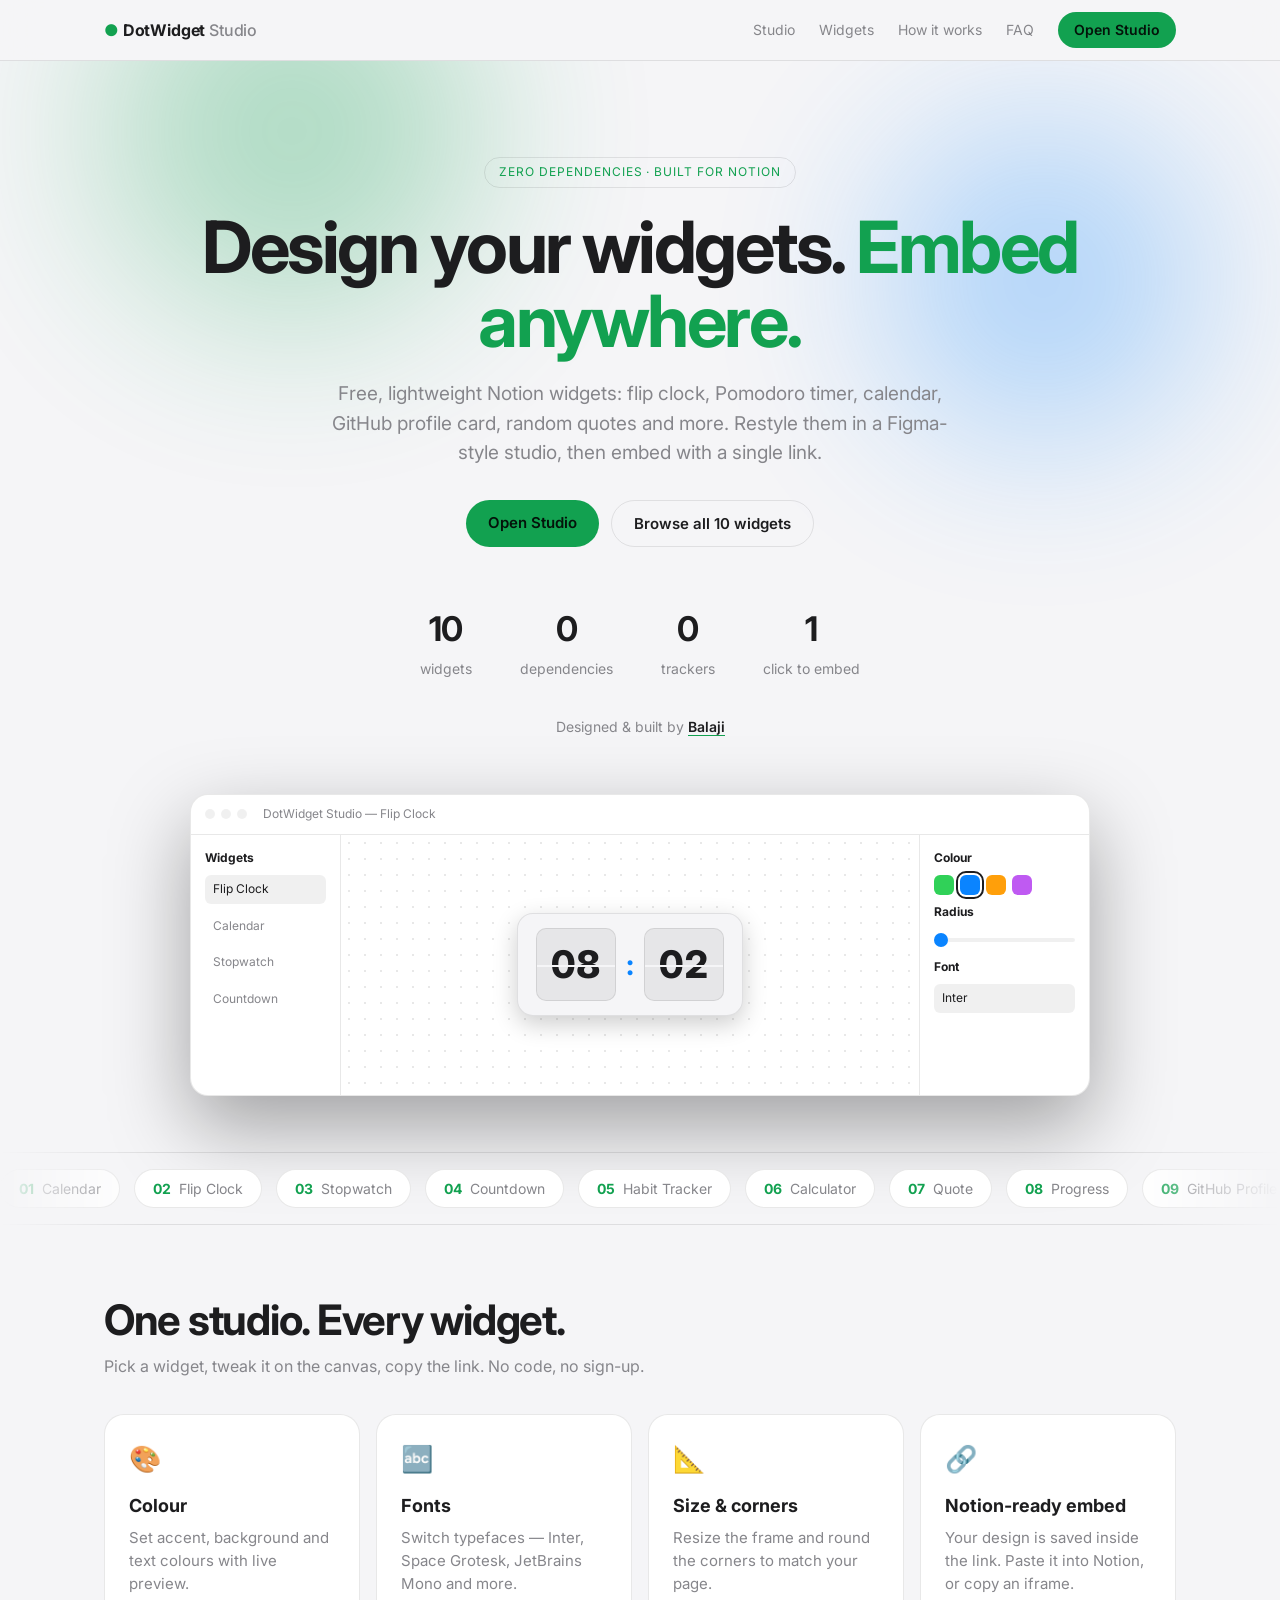
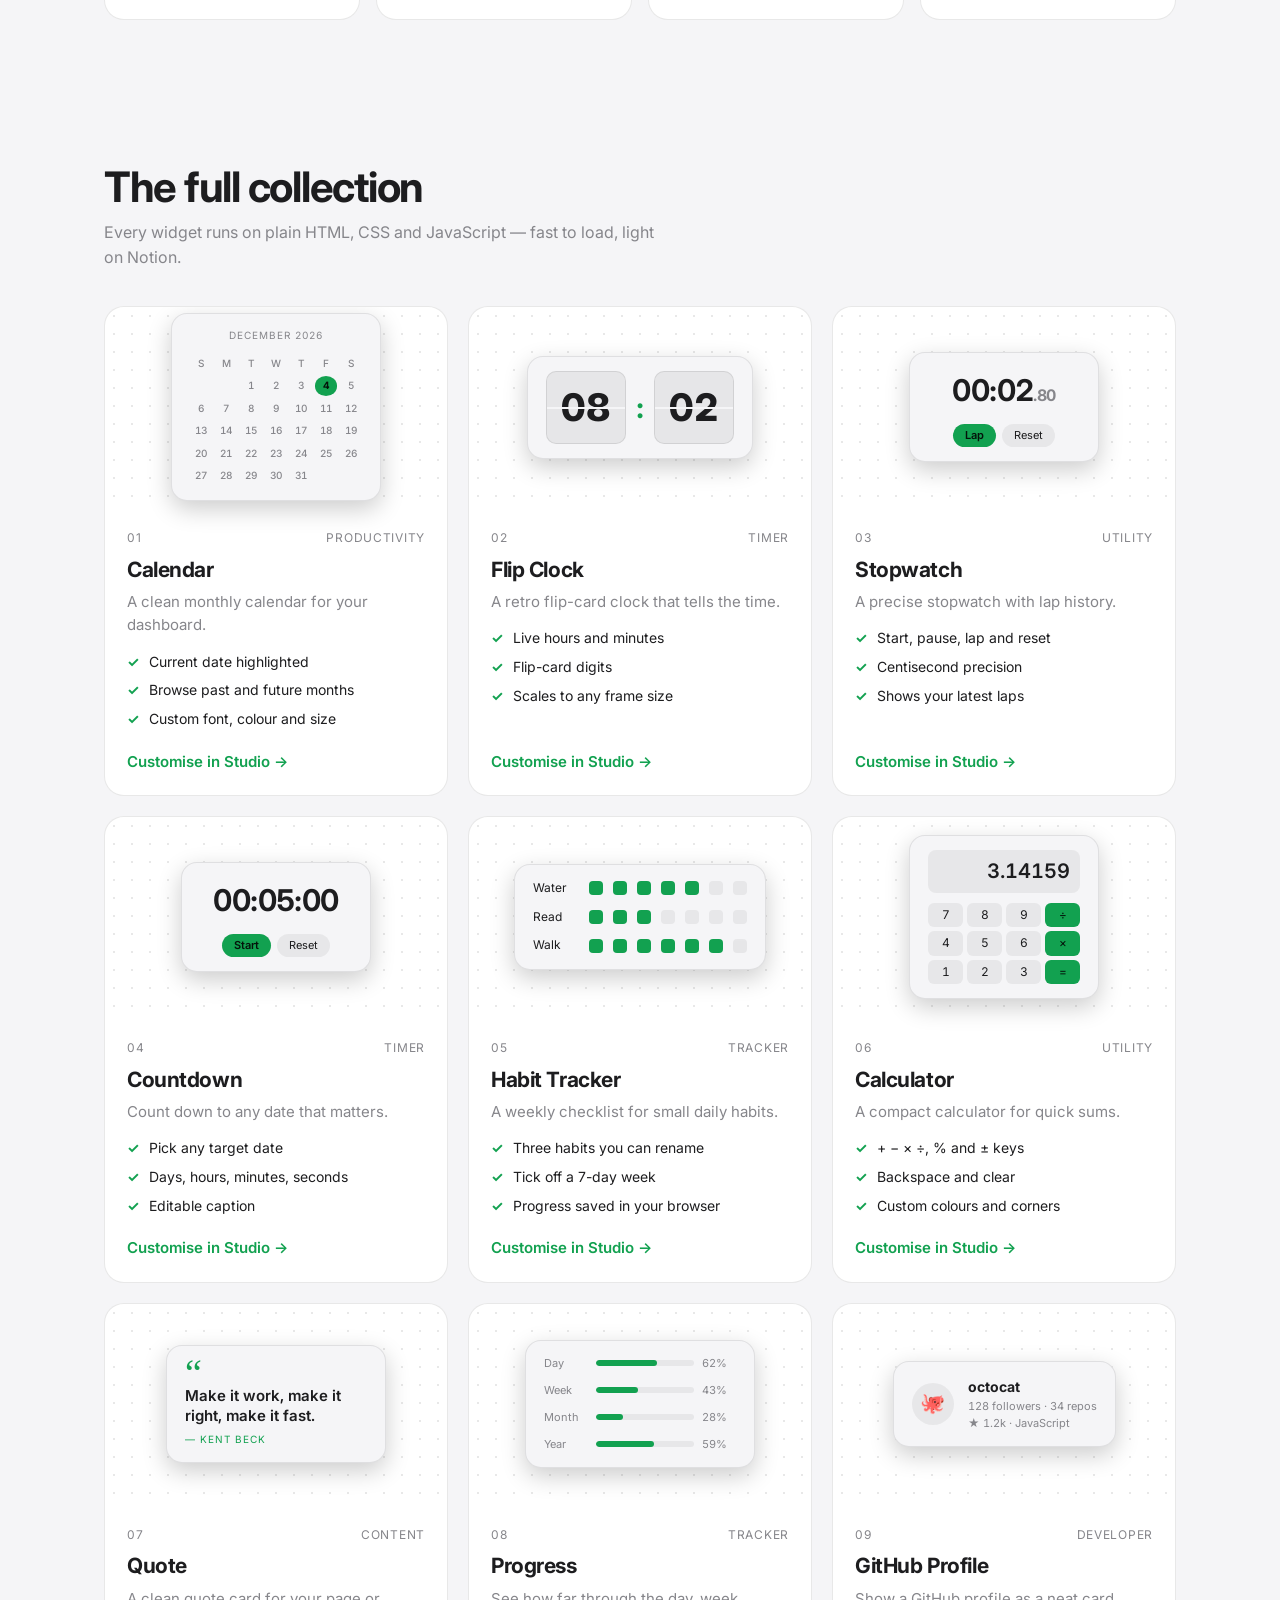
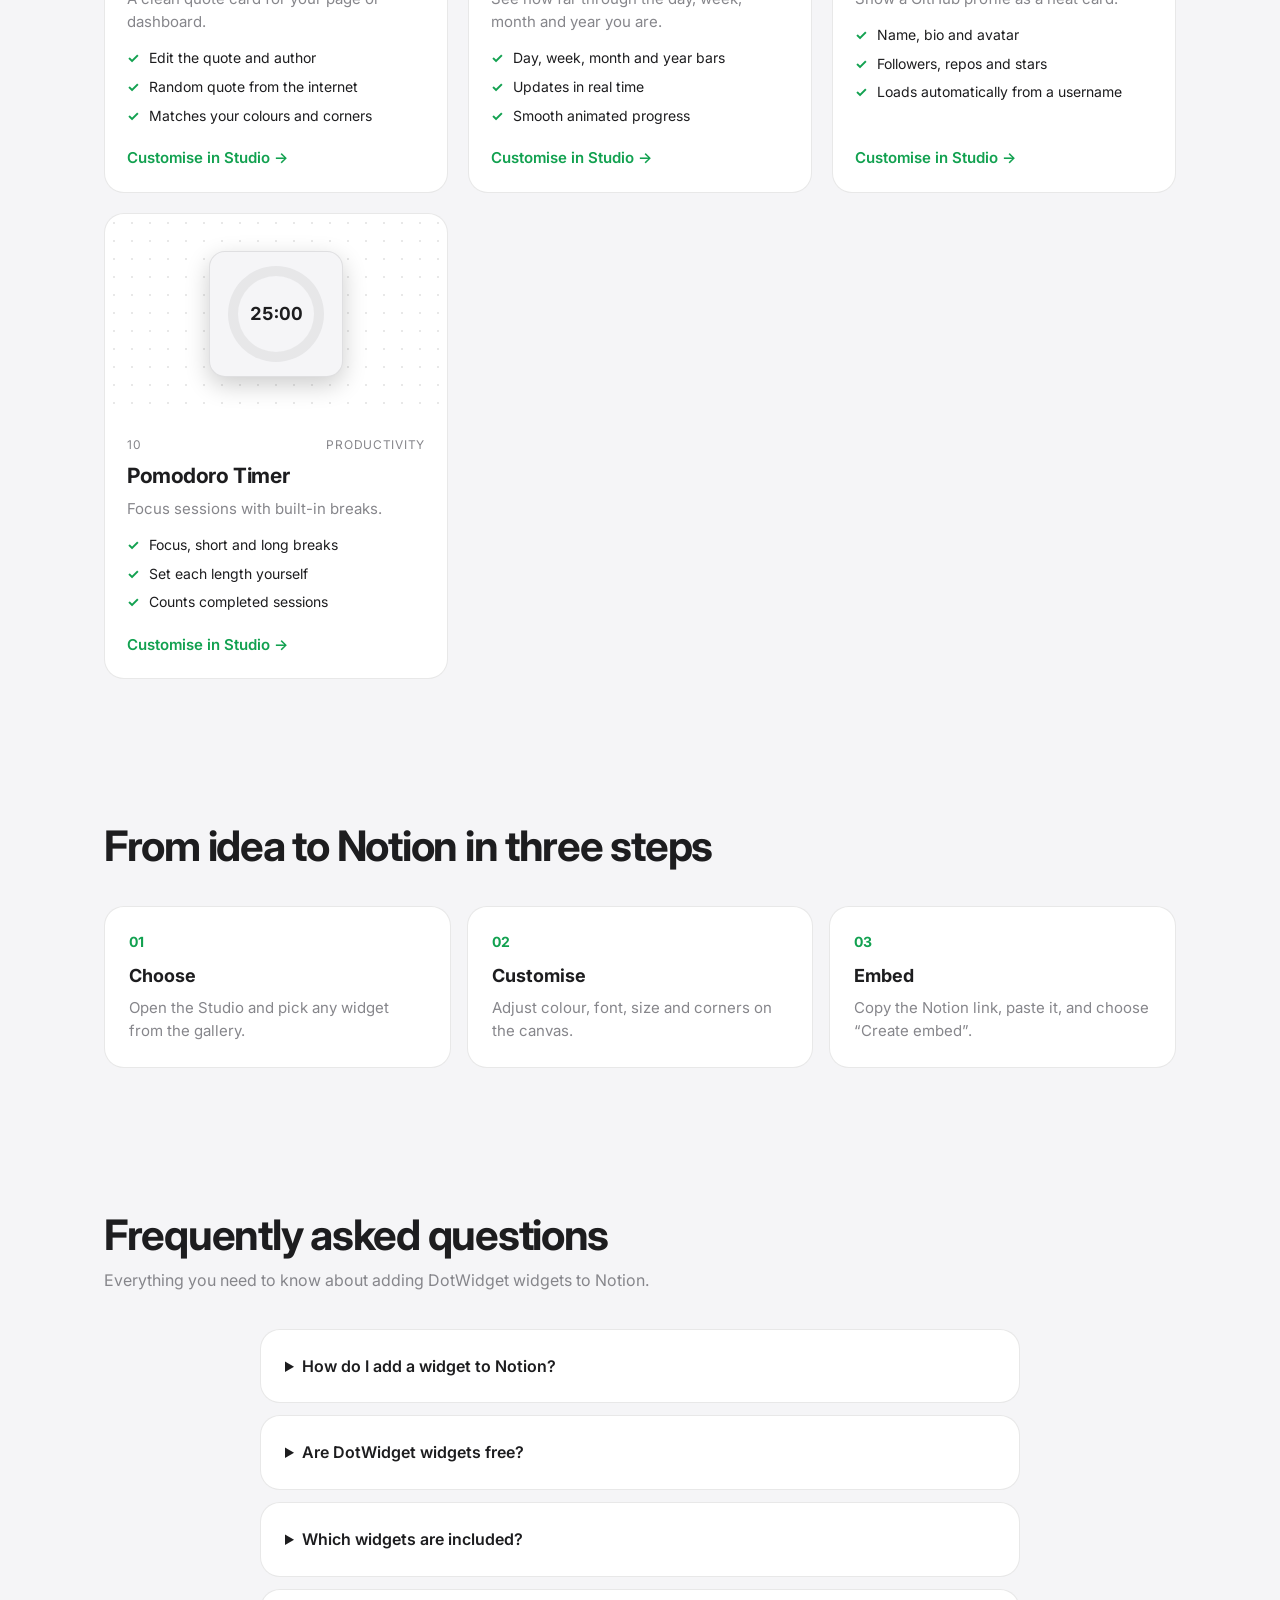
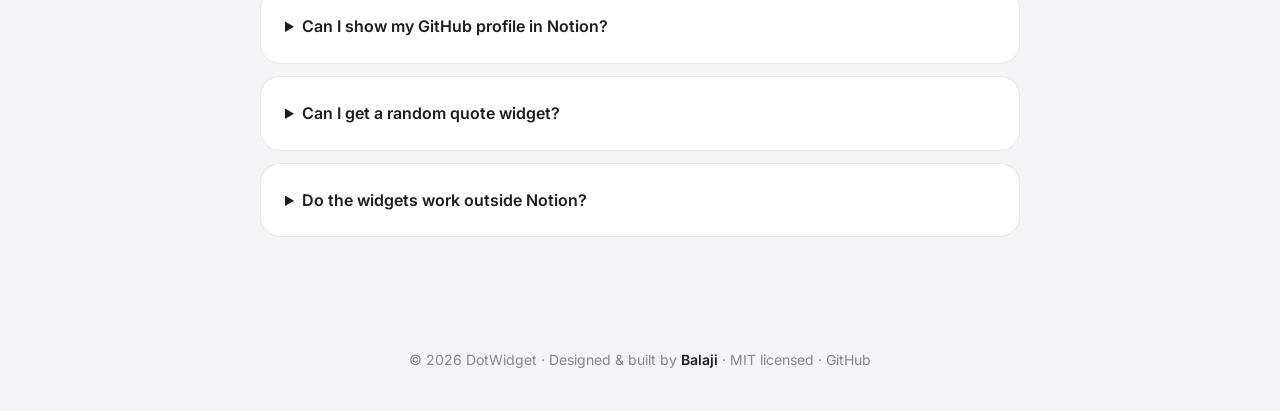
<file: index.html>
<!DOCTYPE html>
<html lang="en">
<head>
<meta charset="UTF-8">
<meta name="viewport" content="width=device-width, initial-scale=1.0">
<title>Free Notion Widgets: Clock, Pomodoro, Calendar | DotWidget</title>
<meta name="description" content="Free widget maker for Notion. Design a flip clock, Pomodoro timer, calendar, GitHub card, random quote and more, then embed it with one link. No sign-up.">
<meta name="robots" content="index,follow,max-image-preview:large,max-snippet:-1">
<link rel="canonical" href="https://YOUR-SITE.netlify.app/">
<meta name="author" content="Balaji">
<meta name="theme-color" content="#0a0a0c">
<link rel="icon" href="favicon.svg" type="image/svg+xml">
<meta property="og:type" content="website">
<meta property="og:site_name" content="DotWidget Studio">
<meta property="og:title" content="Free Notion Widgets: Clock, Pomodoro, Calendar | DotWidget">
<meta property="og:description" content="Free widget maker for Notion. Design a flip clock, Pomodoro timer, calendar, GitHub card, random quote and more, then embed it with one link. No sign-up.">
<meta property="og:url" content="https://YOUR-SITE.netlify.app/">
<meta property="og:image" content="https://YOUR-SITE.netlify.app/og-image.png">
<meta property="og:image:width" content="1200">
<meta property="og:image:height" content="630">
<meta property="og:image:alt" content="DotWidget Studio: design widgets and embed them anywhere">
<meta name="twitter:card" content="summary_large_image">
<meta name="twitter:title" content="Free Notion Widgets: Clock, Pomodoro, Calendar | DotWidget">
<meta name="twitter:description" content="Free widget maker for Notion. Design a flip clock, Pomodoro timer, calendar, GitHub card, random quote and more, then embed it with one link. No sign-up.">
<meta name="twitter:image" content="https://YOUR-SITE.netlify.app/og-image.png">
<script>if(location.search.indexOf('w=')>-1){var m=document.createElement('meta');m.name='robots';m.content='noindex,follow';document.head.appendChild(m)}</script>
<script type="application/ld+json">[{"@context": "https://schema.org", "@type": "WebApplication", "name": "DotWidget Studio", "url": "https://YOUR-SITE.netlify.app/", "description": "Free widget maker for Notion. Design a flip clock, Pomodoro timer, calendar, GitHub card, random quote and more, then embed it with one link. No sign-up.", "applicationCategory": "DesignApplication", "operatingSystem": "Any (web browser)", "browserRequirements": "Requires JavaScript", "offers": {"@type": "Offer", "price": "0", "priceCurrency": "USD"}, "author": {"@type": "Person", "name": "Balaji", "url": "https://github.com/Balajikolla-dev"}, "image": "https://YOUR-SITE.netlify.app/og-image.png", "inLanguage": "en"}, {"@context": "https://schema.org", "@type": "FAQPage", "mainEntity": [{"@type": "Question", "name": "How do I add a widget to Notion?", "acceptedAnswer": {"@type": "Answer", "text": "Open the Studio, pick a widget and style it. Click Embed, copy the link, paste it into your Notion page and choose “Create embed”. Your colours, fonts and text are saved inside the link."}}, {"@type": "Question", "name": "Are DotWidget widgets free?", "acceptedAnswer": {"@type": "Answer", "text": "Yes. Every widget is free to use, needs no account or sign-up, and the project is MIT licensed."}}, {"@type": "Question", "name": "Which widgets are included?", "acceptedAnswer": {"@type": "Answer", "text": "Calendar, flip clock, stopwatch, countdown, Pomodoro timer, habit tracker, calculator, quote card, time progress bars and a GitHub profile card."}}, {"@type": "Question", "name": "Can I show my GitHub profile in Notion?", "acceptedAnswer": {"@type": "Answer", "text": "Yes. Enter your GitHub username in the GitHub Profile widget and your name, bio, avatar, followers, repositories, stars and top language load automatically."}}, {"@type": "Question", "name": "Can I get a random quote widget?", "acceptedAnswer": {"@type": "Answer", "text": "Yes. The Quote widget has a Random quote button, and it can also show a fresh random quote every time your page loads."}}, {"@type": "Question", "name": "Do the widgets work outside Notion?", "acceptedAnswer": {"@type": "Answer", "text": "Yes. Each widget is a plain HTML, CSS and JavaScript page, so you can embed it with an iframe on any website or tool that supports embeds."}}]}]</script>
<link rel="preconnect" href="https://fonts.googleapis.com"><link rel="preconnect" href="https://fonts.gstatic.com" crossorigin>
<link rel="stylesheet" href="https://fonts.googleapis.com/css2?family=Inter:wght@400;600;800&family=Space+Grotesk:wght@400;600;700&family=JetBrains+Mono:wght@400;600;800&family=DM+Serif+Display&family=Poppins:wght@400;600;800&family=Playfair+Display:wght@400;700;800&display=swap">
<style>
:root{--bg:#0a0a0c;--p:#141418;--line:rgba(255,255,255,.1);--tx:#f5f5f7;--mut:#86868b;--ac:#30d158;--r:20px;--chip:rgba(255,255,255,.07)}
@media(prefers-color-scheme:light){:root{--bg:#f5f5f7;--p:#fff;--line:rgba(0,0,0,.09);--tx:#1d1d1f;--ac:#12a150;--chip:rgba(0,0,0,.06)}}
*{box-sizing:border-box;margin:0;padding:0}html{scroll-behavior:smooth}
body{background:var(--bg);color:var(--tx);font:16px/1.55 -apple-system,BlinkMacSystemFont,"SF Pro Display","Segoe UI",Inter,sans-serif;-webkit-font-smoothing:antialiased}
a{color:inherit;text-decoration:none}.wrap{max-width:1120px;margin:0 auto;padding:0 24px}
nav{position:sticky;top:0;z-index:10;backdrop-filter:blur(18px);background:color-mix(in srgb,var(--bg) 80%,transparent);border-bottom:1px solid var(--line)}
nav .wrap{height:60px;display:flex;align-items:center;gap:28px}.logo{font-weight:700;letter-spacing:-.01em}.logo i{color:var(--ac);font-style:normal}
.links{margin-left:auto;display:flex;gap:24px;align-items:center;color:var(--mut);font-size:14px}.links a:hover{color:var(--tx)}
.btn{display:inline-block;padding:11px 22px;border-radius:99px;font-weight:600;font-size:15px;background:var(--ac);color:#04130a!important;transition:transform .15s}
.btn:hover{transform:translateY(-1px)}.btn.sm{padding:7px 16px;font-size:14px}.btn.ghost{background:none;color:var(--tx)!important;border:1px solid var(--line)}
.hero{text-align:center;padding:96px 0 56px}
.tag{display:inline-block;font-size:12px;letter-spacing:.08em;text-transform:uppercase;color:var(--ac);border:1px solid var(--line);border-radius:99px;padding:5px 14px;margin-bottom:22px}
h1{font-size:clamp(38px,6.5vw,72px);line-height:1.04;letter-spacing:-.035em;max-width:880px;margin:0 auto 20px}h1 em{font-style:normal;color:var(--ac)}
.lead{color:var(--mut);font-size:19px;max-width:620px;margin:0 auto 32px}.cta{display:flex;gap:12px;justify-content:center;flex-wrap:wrap}
.stats{display:flex;justify-content:center;gap:48px;margin-top:56px;flex-wrap:wrap}.stats b{display:block;font-size:34px;letter-spacing:-.02em}.stats span{color:var(--mut);font-size:14px}
section{padding:72px 0}.head{margin-bottom:36px}.head h2{font-size:clamp(28px,4vw,42px);letter-spacing:-.03em;line-height:1.1}.head p{color:var(--mut);margin-top:10px;max-width:560px}
.feat{display:grid;grid-template-columns:repeat(auto-fit,minmax(230px,1fr));gap:16px}
.box{background:var(--p);border:1px solid var(--line);border-radius:var(--r);padding:24px}.box .ic{font-size:26px;margin-bottom:12px}.box h3{font-size:18px;margin-bottom:6px}.box p{color:var(--mut);font-size:15px}
.grid{display:grid;grid-template-columns:repeat(auto-fill,minmax(min(320px,100%),1fr));gap:20px}
.w{background:var(--p);border:1px solid var(--line);border-radius:var(--r);overflow:hidden;display:flex;flex-direction:column;transition:.2s}.w:hover{transform:translateY(-3px);border-color:var(--ac)}
.th{height:200px;display:grid;place-items:center;background:radial-gradient(var(--line) 1px,transparent 1px) 0 0/18px 18px}
.bd{padding:22px;display:flex;flex-direction:column;flex:1}.row{display:flex;justify-content:space-between;color:var(--mut);font-size:12px;letter-spacing:.06em;text-transform:uppercase}
.bd h3{font-size:21px;letter-spacing:-.02em;margin:6px 0 4px}.bd>p{color:var(--mut);font-size:15px;margin-bottom:14px}
.bd ul{list-style:none;margin-bottom:20px;display:grid;gap:7px;font-size:14px}.bd li{padding-left:22px;position:relative}.bd li:before{content:"✓";position:absolute;left:0;color:var(--ac);font-weight:700}
.bd a{margin-top:auto;color:var(--ac);font-weight:600;font-size:15px}
/* mini previews */
.pv{background:var(--bg);border:1px solid var(--line);border-radius:16px;padding:14px 18px;display:flex;align-items:center;gap:10px;font-variant-numeric:tabular-nums;box-shadow:0 8px 24px rgba(0,0,0,.2)}
.pv.col{flex-direction:column;align-items:stretch;min-width:190px}
.fc{background:var(--chip);border:1px solid var(--line);border-radius:10px;padding:6px 14px;font-size:38px;font-weight:800;position:relative}.fc:after{content:"";position:absolute;left:0;right:0;top:50%;height:2px;background:var(--bg)}
.big{font-size:30px;font-weight:700;letter-spacing:-.02em;text-align:center}.big small{font-size:16px;color:var(--mut)}
.cap{font-size:10px;letter-spacing:.1em;color:var(--mut);text-align:center}
.cal{display:grid;grid-template-columns:repeat(7,1fr);gap:3px;font-size:10px;text-align:center;color:var(--mut)}.cal b{font-weight:500;border-radius:50%;padding:2px 0}.cal .on{background:var(--ac);color:#04130a;font-weight:700}
.chips{display:flex;gap:6px;justify-content:center}.chip{background:var(--chip);border-radius:99px;padding:3px 12px;font-size:11px}.chip.a{background:var(--ac);color:#04130a;font-weight:600}
.ring{width:96px;height:96px;border-radius:50%;background:conic-gradient(var(--ac) 0 62%,var(--chip) 0);display:grid;place-items:center}.ring span{width:76px;height:76px;border-radius:50%;background:var(--bg);display:grid;place-items:center;font-weight:700;font-size:18px}
.hb{display:flex;align-items:center;gap:10px;font-size:12px}.hb span:first-child{width:46px}.hb i{width:14px;height:14px;border-radius:4px;background:var(--chip)}.hb i.d{background:var(--ac)}
.keys{display:grid;grid-template-columns:repeat(4,1fr);gap:4px}.keys i{background:var(--chip);border-radius:6px;text-align:center;font-style:normal;font-size:12px;padding:3px 0}.keys i.o{background:var(--ac);color:#04130a}
.scr{background:var(--chip);border-radius:8px;text-align:right;padding:6px 10px;font-size:20px;font-weight:600}
.pb{display:grid;grid-template-columns:44px 1fr 34px;gap:8px;align-items:center;font-size:11px;color:var(--mut)}.pb div{height:6px;border-radius:9px;background:var(--chip);overflow:hidden}.pb div i{display:block;height:100%;background:var(--ac);border-radius:9px}
.av{width:42px;height:42px;border-radius:50%;background:var(--chip);display:grid;place-items:center;font-size:20px}.gh{font-size:11px;color:var(--mut)}.gh b{display:block;color:var(--tx);font-size:14px}
.steps{display:grid;grid-template-columns:repeat(auto-fit,minmax(240px,1fr));gap:16px;counter-reset:s}.steps .box:before{counter-increment:s;content:"0" counter(s);color:var(--ac);font-weight:700;font-size:14px;display:block;margin-bottom:10px}
.band{text-align:center;background:var(--p);border:1px solid var(--line);border-radius:32px;padding:64px 24px}.band h2{font-size:clamp(28px,4vw,44px);letter-spacing:-.03em;margin-bottom:12px}.band p{color:var(--mut);margin-bottom:26px}
.faq{display:grid;gap:12px;max-width:760px;margin:0 auto}.faq summary{cursor:pointer;font-weight:600}.faq p{margin-top:10px;color:var(--mut)}
footer{padding:40px 0;text-align:center;color:var(--mut);font-size:14px}
@media(max-width:700px){.links a:not(.btn){display:none}.grid{grid-template-columns:1fr}}

/* motion + elements */
@property --a{syntax:'<percentage>';inherits:false;initial-value:0%}
.hw{position:relative;overflow:hidden}.hero{position:relative}
.orb{position:absolute;border-radius:50%;filter:blur(90px);opacity:.3;animation:drift 14s ease-in-out infinite alternate;pointer-events:none}
.o1{width:380px;height:380px;background:var(--ac);top:-120px;left:8%}.o2{width:320px;height:320px;background:#0a84ff;top:60px;right:6%;animation-delay:-6s}
@keyframes drift{to{transform:translate(40px,30px) scale(1.15)}}
.fl{position:absolute;display:none;animation:bob 6s ease-in-out infinite}
@media(min-width:1400px){.fl{display:block}}
.f1{left:3%;top:150px}.f2{right:3%;top:120px;animation-delay:-2s}.f3{left:5%;bottom:80px;animation-delay:-4s}.f4{right:4%;bottom:70px;animation-delay:-1s}
@keyframes bob{50%{transform:translateY(-14px) rotate(1.5deg)}}
.by{margin-top:36px;color:var(--mut);font-size:14px}.by a{color:var(--tx);font-weight:600;border-bottom:1px solid var(--ac)}
.tag{animation:glow 3s ease-in-out infinite}@keyframes glow{50%{box-shadow:0 0 0 6px color-mix(in srgb,var(--ac) 14%,transparent)}}
.mk{background:var(--p);border:1px solid var(--line);border-radius:18px;overflow:hidden;box-shadow:0 30px 80px rgba(0,0,0,.35);max-width:900px;margin:0 auto}
.mb{display:flex;gap:6px;align-items:center;padding:10px 14px;border-bottom:1px solid var(--line);font-size:12px;color:var(--mut)}.mb i{width:10px;height:10px;border-radius:50%;background:var(--chip)}.mb span{margin-left:10px}
.mbody{display:grid;grid-template-columns:150px 1fr 170px;min-height:260px}
.ml,.mr{padding:14px;font-size:12px;display:flex;flex-direction:column;gap:8px;color:var(--mut)}.ml{border-right:1px solid var(--line)}.mr{border-left:1px solid var(--line)}.ml b,.mr b{color:var(--tx)}
.ml u{text-decoration:none;padding:5px 8px;border-radius:6px}.ml u.on{background:var(--chip);color:var(--tx)}
.mc{display:grid;place-items:center;background:radial-gradient(var(--line) 1px,transparent 1px) 0 0/16px 16px}
.sw{display:flex;gap:6px}.sw i{width:20px;height:20px;border-radius:6px;background:var(--c);transition:.3s}.sw i.on{outline:2px solid var(--tx);outline-offset:2px}
.slider{height:4px;background:var(--chip);border-radius:9px;position:relative;margin:8px 0}.slider i{position:absolute;top:-5px;width:14px;height:14px;border-radius:50%;background:var(--ac);transition:background .3s;animation:sl 4s ease-in-out infinite alternate}@keyframes sl{from{left:8%}to{left:78%}}
.sel{background:var(--chip);border-radius:6px;padding:5px 8px;color:var(--tx)}
.mq{overflow:hidden;border-block:1px solid var(--line);padding:16px 0;-webkit-mask-image:linear-gradient(90deg,transparent,#000 12%,#000 88%,transparent);mask-image:linear-gradient(90deg,transparent,#000 12%,#000 88%,transparent)}
.mq>div{display:flex;gap:14px;width:max-content;animation:mq 32s linear infinite}.mq:hover>div{animation-play-state:paused}
.mq span{background:var(--p);border:1px solid var(--line);border-radius:99px;padding:8px 18px;font-size:14px;color:var(--mut);white-space:nowrap}.mq b{color:var(--ac);margin-right:8px}
@keyframes mq{to{transform:translateX(-50%)}}
.rv{opacity:0;transform:translateY(26px);transition:opacity .7s,transform .7s cubic-bezier(.16,1,.3,1)}.rv.in{opacity:1;transform:none}
.box{transition:transform .25s,border-color .25s}.box:hover{transform:translateY(-4px);border-color:var(--ac)}.rv.in.box:hover{transform:translateY(-4px)}
.pv{transition:transform .3s}.w:hover .pv{transform:scale(1.06)}
.pb i{transform-origin:left;animation:grow 1.4s .2s both cubic-bezier(.16,1,.3,1)}@keyframes grow{from{transform:scaleX(0)}}.w:not(.in) .pb i{animation-play-state:paused}
.ring{background:conic-gradient(var(--ac) 0 var(--a),var(--chip) 0);animation:fill 3.5s ease-in-out infinite alternate}@keyframes fill{from{--a:8%}to{--a:78%}}
.hb i.d{animation:pop .5s both}.hb i:nth-child(3){animation-delay:.1s}.hb i:nth-child(4){animation-delay:.2s}.hb i:nth-child(5){animation-delay:.3s}.hb i:nth-child(6){animation-delay:.4s}.hb i:nth-child(7){animation-delay:.5s}@keyframes pop{from{transform:scale(0)}}
.cal .on{animation:glow 2.4s infinite}
@media(max-width:700px){.mbody{grid-template-columns:1fr}.ml,.mr{display:none}}
@media(prefers-reduced-motion:reduce){*{animation:none!important;transition:none!important}.rv{opacity:1;transform:none}}
/* ===== Studio workspace ===== */
#app{position:fixed;inset:0;z-index:100;background:var(--bg);display:none;grid-template-rows:56px 1fr;opacity:0;transition:opacity .25s}
#app.open{display:grid}#app.show{opacity:1}
.tb{display:flex;align-items:center;gap:10px;padding:0 16px;border-bottom:1px solid var(--line)}
.tb .ttl{font-weight:600;letter-spacing:-.01em}.tb .ttl i{color:var(--ac);font-style:normal}.tb .ttl span{color:var(--mut);font-weight:500}.tb .sp{flex:1}
.tbtn{background:var(--chip);color:var(--tx);border:1px solid var(--line);border-radius:99px;padding:6px 14px;font:inherit;font-size:13px;cursor:pointer;transition:border-color .15s}
.tbtn:hover{border-color:var(--ac)}.tbtn.pri{background:var(--ac);color:#04130a;border-color:transparent;font-weight:600}
.zm{display:flex;align-items:center;gap:6px;color:var(--mut);font-size:13px}.zm .tbtn{padding:4px 11px}
.ws{display:grid;grid-template-columns:220px 1fr 300px;min-height:0}
.lp,.rp{overflow:auto;padding:18px;background:var(--p)}.lp{border-right:1px solid var(--line)}.rp{border-left:1px solid var(--line)}
.h{font-size:11px;letter-spacing:.08em;text-transform:uppercase;color:var(--mut);margin:20px 0 12px}.h:first-child{margin-top:0}
.wi{display:block;width:100%;text-align:left;background:none;border:1px solid transparent;color:var(--tx);padding:9px 12px;border-radius:10px;font:inherit;font-size:14px;cursor:pointer}
.wi.on{background:var(--chip);border-color:var(--line)}.wi:hover{border-color:var(--line)}
.soon{color:var(--mut);font-size:13px;border:1px dashed var(--line);border-radius:12px;padding:12px;margin-top:12px}
.cv{position:relative;overflow:auto;display:grid;place-items:center;padding:40px;background:radial-gradient(var(--line) 1px,transparent 1px) 0 0/18px 18px}
#stage{transition:transform .2s;transform-origin:center}
#frame{box-shadow:0 24px 70px rgba(0,0,0,.4);transition:border-radius .15s,padding .15s,width .15s;position:relative;overflow:hidden}
.sc-cap{font-size:12px;letter-spacing:.1em;text-transform:uppercase;margin-bottom:10px;font-weight:600}
.fld{display:grid;gap:7px;margin-bottom:15px;font-size:13px;color:var(--mut)}
.fld label{display:flex;justify-content:space-between}.fld label b{color:var(--tx);font-weight:500}
.fld input[type=text],.fld select{background:var(--chip);border:1px solid var(--line);color:var(--tx);border-radius:10px;padding:9px 11px;font:inherit;font-size:14px;width:100%}
.fld select option{color:#111}
.fld input:focus,.fld select:focus{outline:none;border-color:var(--ac)}
.fld input[type=range]{accent-color:var(--ac);width:100%}
.cl{display:flex;align-items:center;gap:10px;color:var(--tx)}
.cl input{width:40px;height:32px;border:1px solid var(--line);border-radius:9px;background:none;padding:2px;cursor:pointer}
.sws{display:flex;gap:8px}.sws button{width:22px;height:22px;border-radius:7px;border:0;background:var(--c);cursor:pointer;transition:transform .15s}.sws button:hover{transform:scale(1.15)}

.rw{display:flex;gap:.12em;align-items:center;justify-content:center}
.fk{display:inline-block;background:color-mix(in srgb,var(--wf) 9%,transparent);border-radius:.18em;padding:.05em .26em;position:relative;font-variant-numeric:tabular-nums;text-align:center}.fk:after{content:"";position:absolute;left:0;right:0;top:50%;height:2px;background:var(--wb)}
.wb{background:color-mix(in srgb,var(--wf) 10%,transparent);color:var(--wf);border:0;border-radius:99px;padding:8px 16px;font:inherit;font-size:14px;font-weight:600;cursor:pointer}.wb.a{background:var(--wa);color:#04130a}
.bt{display:flex;gap:8px;justify-content:center;margin-top:16px}
.ch{display:flex;justify-content:space-between;align-items:center;margin-bottom:12px}.ch .wb{padding:4px 11px}
.cg{display:grid;grid-template-columns:repeat(7,1fr);gap:4px;text-align:center}.cg b{font-weight:inherit;aspect-ratio:1;display:grid;place-items:center}.cg .on{background:var(--wa);color:#04130a;border-radius:50%;font-weight:700}
.hr{display:grid;grid-template-columns:4.5em repeat(7,1fr);gap:.4em;align-items:center;margin:.55em 0}.hr small{text-align:center;opacity:.5;font-size:.75em}.hr span{overflow:hidden;text-overflow:ellipsis;white-space:nowrap}
.dt{aspect-ratio:1;border:0;border-radius:.4em;background:color-mix(in srgb,var(--wf) 12%,transparent);cursor:pointer;transition:background .15s}.dt.d{background:var(--wa)}
.kg{display:grid;grid-template-columns:repeat(4,1fr);gap:.4em}.ky{border:0;border-radius:.6em;padding:.6em 0;font:inherit;font-size:.85em;cursor:pointer;background:color-mix(in srgb,var(--wf) 10%,transparent);color:var(--wf)}.ky.o{background:var(--wa);color:#04130a}.ky:active{transform:scale(.95)}
.sd{text-align:right;font-size:1.7em;margin-bottom:.45em;overflow:hidden;text-overflow:ellipsis;white-space:nowrap}
.pr{display:grid;grid-template-columns:4.2em 1fr 3em;gap:10px;align-items:center;margin:.8em 0}.pr div{height:.5em;border-radius:9px;background:color-mix(in srgb,var(--wf) 12%,transparent);overflow:hidden}.pr i{display:block;height:100%;width:0;background:var(--wa);border-radius:9px;transition:width .6s}.pr span:last-child{text-align:right;opacity:.7}
.fld input[type=date]{background:var(--chip);border:1px solid var(--line);color:var(--tx);border-radius:10px;padding:9px 11px;font:inherit;font-size:14px;width:100%;color-scheme:light dark}

.av2{width:3.2em;height:3.2em;border-radius:50%;background:color-mix(in srgb,var(--wf) 12%,transparent);display:grid;place-items:center;font-weight:700;position:relative;overflow:hidden;flex:none}.av2 img{position:absolute;inset:0;width:100%;height:100%;object-fit:cover}
.stt{display:grid;grid-template-columns:repeat(3,1fr);gap:8px;text-align:center}.stt div{background:color-mix(in srgb,var(--wf) 8%,transparent);border-radius:.8em;padding:.6em .2em;font-size:.75em}.stt b{display:block;font-size:1.4em}
.lg{margin-top:12px;font-size:.8em;opacity:.8}.lg i{display:inline-block;width:.7em;height:.7em;border-radius:50%;background:var(--wa);margin-right:.5em}
.rg{width:200px;height:200px;border-radius:50%;margin:0 auto;display:grid;place-items:center;background:conic-gradient(var(--wa) var(--p,100%),color-mix(in srgb,var(--wf) 12%,transparent) 0)}.rg>div{width:calc(100% - 18px);height:calc(100% - 18px);border-radius:50%;background:var(--wb);display:grid;place-items:center;font-variant-numeric:tabular-nums}
.cv{display:flex}#stage{margin:auto;max-width:100%}
#app{height:100vh;height:100dvh}
.md{position:absolute;inset:0;z-index:5;background:rgba(0,0,0,.55);display:grid;place-items:center;padding:16px}.md[hidden]{display:none}
.mdc{background:var(--p);border:1px solid var(--line);border-radius:20px;padding:22px;width:min(480px,100%);display:grid;gap:12px}.mdc p{color:var(--mut);font-size:14px}
.mdc input{background:var(--chip);border:1px solid var(--line);color:var(--tx);border-radius:10px;padding:10px 12px;font:inherit;font-size:14px;width:100%}
.mdc .bt{flex-wrap:wrap;margin:0;justify-content:flex-start}a.tbtn{text-decoration:none;display:inline-block}
html.emb,html.emb body,html.emb #app,html.emb .cv{background:transparent}
html.emb body>:not(#app):not(script){display:none!important}
html.emb .tb,html.emb .lp,html.emb .rp,html.emb .md{display:none}
html.emb #app{opacity:1;grid-template-rows:1fr}html.emb .ws{grid-template-columns:1fr;grid-template-rows:1fr}
html.emb .cv{padding:8px}html.emb #frame{box-shadow:none}
@media(min-width:1600px){.wrap{max-width:1280px}.ws{grid-template-columns:260px 1fr 340px}}
@media(max-width:1100px) and (min-width:861px){.ws{grid-template-columns:190px 1fr 270px}}
@media(max-width:860px){.ws{grid-template-columns:1fr;grid-template-rows:auto minmax(0,1fr) 42vh}.lp{display:block;padding:10px 12px;border-right:0;border-bottom:1px solid var(--line);overflow-x:auto}.lp .h,.soon{display:none}#wl{display:flex;gap:8px}.wi{width:auto;flex:none;white-space:nowrap;border-color:var(--line)}.rp{border-left:0;border-top:1px solid var(--line)}.cv{padding:16px}.tb .ttl span:first-of-type{display:none}}
@media(max-width:600px){.zm{display:none}.tb{gap:8px;padding:0 10px}.tb .ttl{font-size:0}.tb .ttl #sn{font-size:15px}}
@media(max-width:860px) and (orientation:landscape) and (max-height:520px){.ws{grid-template-columns:1fr 280px;grid-template-rows:auto minmax(0,1fr)}.lp{grid-column:1/-1}.cv{grid-row:2;grid-column:1}.rp{grid-row:2;grid-column:2;border-top:0;border-left:1px solid var(--line)}}
@media(pointer:coarse){.tbtn,.wi,.wb{min-height:40px}.fld input[type=text],.fld input[type=date],.fld select{font-size:16px}}
</style>
</head>
<body>
<nav><div class="wrap">
  <a href="#top" class="logo"><i>●</i> DotWidget <span style="color:var(--mut);font-weight:500">Studio</span></a>
  <div class="links"><a href="#studio">Studio</a><a href="#widgets">Widgets</a><a href="#how">How it works</a><a href="#faq">FAQ</a><a href="#" class="btn sm" data-open>Open Studio</a></div>
</div></nav>

<div class="hw"><div class="orb o1"></div><div class="orb o2"></div><div class="fl f1"></div><div class="fl f2"></div><div class="fl f3"></div><div class="fl f4"></div>
<header class="hero wrap" id="top">
  <span class="tag">Zero dependencies · Built for Notion</span>
  <h1>Design your widgets. <em>Embed anywhere.</em></h1>
  <p class="lead">Free, lightweight Notion widgets: flip clock, Pomodoro timer, calendar, GitHub profile card, random quotes and more. Restyle them in a Figma-style studio, then embed with a single link.</p>
  <div class="cta"><a class="btn" href="#" data-open>Open Studio</a><a class="btn ghost" href="#widgets">Browse all 10 widgets</a></div>
  <div class="stats"><div><b>10</b><span>widgets</span></div><div><b>0</b><span>dependencies</span></div><div><b>0</b><span>trackers</span></div><div><b>1</b><span>click to embed</span></div></div>
  <p class="by">Designed &amp; built by <a href="https://github.com/Balajikolla-dev">Balaji</a></p>
</header></div>

<div class="wrap"><div class="mk rv">
  <div class="mb"><i></i><i></i><i></i><span>DotWidget Studio — Flip Clock</span></div>
  <div class="mbody">
    <div class="ml"><b>Widgets</b><u class="on">Flip Clock</u><u>Calendar</u><u>Stopwatch</u><u>Countdown</u></div>
    <div class="mc" id="mclock"></div>
    <div class="mr"><b>Colour</b><div class="sw"><i style="--c:#30d158" class="on"></i><i style="--c:#0a84ff"></i><i style="--c:#ff9f0a"></i><i style="--c:#bf5af2"></i></div><b>Radius</b><div class="slider"><i></i></div><b>Font</b><div class="sel">Inter</div></div>
  </div>
</div></div>

<noscript><div class="wrap" style="padding:24px 0"><p>DotWidget Studio offers free Notion widgets: calendar, flip clock, stopwatch, countdown, Pomodoro timer, habit tracker, calculator, quote card, time progress and GitHub profile card. Enable JavaScript to use the Studio.</p></div></noscript>
<div class="mq" style="margin-top:56px"><div id="mq"></div></div>

<section id="studio"><div class="wrap">
  <div class="head"><h2>One studio. Every widget.</h2><p>Pick a widget, tweak it on the canvas, copy the link. No code, no sign-up.</p></div>
  <div class="feat">
    <div class="box"><div class="ic">🎨</div><h3>Colour</h3><p>Set accent, background and text colours with live preview.</p></div>
    <div class="box"><div class="ic">🔤</div><h3>Fonts</h3><p>Switch typefaces — Inter, Space Grotesk, JetBrains Mono and more.</p></div>
    <div class="box"><div class="ic">📐</div><h3>Size &amp; corners</h3><p>Resize the frame and round the corners to match your page.</p></div>
    <div class="box"><div class="ic">🔗</div><h3>Notion-ready embed</h3><p>Your design is saved inside the link. Paste it into Notion, or copy an iframe.</p></div>
  </div>
</div></section>

<section id="widgets"><div class="wrap">
  <div class="head"><h2>The full collection</h2><p>Every widget runs on plain HTML, CSS and JavaScript — fast to load, light on Notion.</p></div>
  <div class="grid" id="grid"></div>
</div></section>

<section id="how"><div class="wrap">
  <div class="head"><h2>From idea to Notion in three steps</h2></div>
  <div class="steps">
    <div class="box"><h3>Choose</h3><p>Open the Studio and pick any widget from the gallery.</p></div>
    <div class="box"><h3>Customise</h3><p>Adjust colour, font, size and corners on the canvas.</p></div>
    <div class="box"><h3>Embed</h3><p>Copy the Notion link, paste it, and choose “Create embed”.</p></div>
  </div>
</div></section>

<section id="faq"><div class="wrap">
  <div class="head"><h2>Frequently asked questions</h2><p>Everything you need to know about adding DotWidget widgets to Notion.</p></div>
  <div class="faq"><details class="box"><summary>How do I add a widget to Notion?</summary><p>Open the Studio, pick a widget and style it. Click Embed, copy the link, paste it into your Notion page and choose “Create embed”. Your colours, fonts and text are saved inside the link.</p></details><details class="box"><summary>Are DotWidget widgets free?</summary><p>Yes. Every widget is free to use, needs no account or sign-up, and the project is MIT licensed.</p></details><details class="box"><summary>Which widgets are included?</summary><p>Calendar, flip clock, stopwatch, countdown, Pomodoro timer, habit tracker, calculator, quote card, time progress bars and a GitHub profile card.</p></details><details class="box"><summary>Can I show my GitHub profile in Notion?</summary><p>Yes. Enter your GitHub username in the GitHub Profile widget and your name, bio, avatar, followers, repositories, stars and top language load automatically.</p></details><details class="box"><summary>Can I get a random quote widget?</summary><p>Yes. The Quote widget has a Random quote button, and it can also show a fresh random quote every time your page loads.</p></details><details class="box"><summary>Do the widgets work outside Notion?</summary><p>Yes. Each widget is a plain HTML, CSS and JavaScript page, so you can embed it with an iframe on any website or tool that supports embeds.</p></details></div>
</div></section>

<footer>© 2026 DotWidget · Designed &amp; built by <a href="https://github.com/Balajikolla-dev" style="color:var(--tx);font-weight:600">Balaji</a> · MIT licensed · <a href="https://github.com/Balajikolla-dev/dotwidget">GitHub</a></footer>

<script>
const _n=new Date(),_f=new Date(_n.getFullYear(),_n.getMonth(),1).getDay(),_d=new Date(_n.getFullYear(),_n.getMonth()+1,0).getDate();
const days=[...'SMTWTFS'].map(x=>'<b>'+x+'</b>').join('')+'<b></b>'.repeat(_f)+[...Array(_d)].map((_,i)=>'<b'+(i+1===_n.getDate()?' class="on"':'')+'>'+(i+1)+'</b>').join('');
const habit=(n,d)=>'<div class="hb"><span>'+n+'</span>'+[...Array(7)].map((_,i)=>'<i class="'+(i<d?'d':'')+'"></i>').join('')+'</div>';
const bar=(n,v)=>'<div class="pb"><span>'+n+'</span><div><i style="width:'+v+'%"></i></div><span>'+v+'%</span></div>';
const P={
 '01':'<div class="pv"><div class="fc tkh">10</div><b style="font-size:30px;color:var(--ac)">:</b><div class="fc tkm">42</div></div>',
 '02':'<div class="pv col" style="width:210px"><div class="cap">'+_n.toLocaleString('en',{month:'long',year:'numeric'}).toUpperCase()+'</div><div class="cal">'+days+'</div></div>',
 '03':'<div class="pv col"><div class="big"><span class="swt">00:12</span><small class="swm">.84</small></div><div class="chips"><span class="chip a">Lap</span><span class="chip">Reset</span></div></div>',
 '04':'<div class="pv col"><div class="big">00:05:00</div><div class="chips"><span class="chip a">Start</span><span class="chip">Reset</span></div></div>',
 '05':'<div class="pv"><div class="ring"><span>25:00</span></div></div>',
 '06':'<div class="pv col">'+habit('Water',5)+habit('Read',3)+habit('Walk',6)+'</div>',
 '07':'<div class="pv col" style="width:170px"><div class="scr">3.14159</div><div class="keys"><i>7</i><i>8</i><i>9</i><i class="o">÷</i><i>4</i><i>5</i><i>6</i><i class="o">×</i><i>1</i><i>2</i><i>3</i><i class="o">=</i></div></div>',
 '08':'<div class="pv col" style="width:230px">'+bar('Day',62)+bar('Week',43)+bar('Month',28)+bar('Year',59)+'</div>',
 '09':'<div class="pv" style="gap:14px"><div class="av">🐙</div><div class="gh"><b>octocat</b>128 followers · 34 repos<br>★ 1.2k · JavaScript</div></div>',
 '10':'<div class="pv col" style="width:220px;gap:6px"><div style="font-size:38px;line-height:.7;height:20px;color:var(--ac);font-family:Georgia,serif">“</div><div style="font-size:15px;font-weight:600;line-height:1.35">Make it work, make it right, make it fast.</div><div class="cap" style="text-align:left;color:var(--ac)">— KENT BECK</div></div>'
};
const W=[
 ['02','cal','Calendar','Productivity','A clean monthly calendar for your dashboard.',['Current date highlighted','Browse past and future months','Custom font, colour and size']],
 ['01','flip','Flip Clock','Timer','A retro flip-card clock that tells the time.',['Live hours and minutes','Flip-card digits','Scales to any frame size']],
 ['03','stop','Stopwatch','Utility','A precise stopwatch with lap history.',['Start, pause, lap and reset','Centisecond precision','Shows your latest laps']],
 ['04','down','Countdown','Timer','Count down to any date that matters.',['Pick any target date','Days, hours, minutes, seconds','Editable caption']],
 ['06','habit','Habit Tracker','Tracker','A weekly checklist for small daily habits.',['Three habits you can rename','Tick off a 7-day week','Progress saved in your browser']],
 ['07','calc','Calculator','Utility','A compact calculator for quick sums.',['+ − × ÷, % and ± keys','Backspace and clear','Custom colours and corners']],
 ['10','quote','Quote','Content','A clean quote card for your page or dashboard.',['Edit the quote and author','Random quote from the internet','Matches your colours and corners']],
 ['08','prog','Progress','Tracker','See how far through the day, week, month and year you are.',['Day, week, month and year bars','Updates in real time','Smooth animated progress']],
 ['09','gh','GitHub Profile','Developer','Show a GitHub profile as a neat card.',['Name, bio and avatar','Followers, repos and stars','Loads automatically from a username']],
 ['05','pomo','Pomodoro Timer','Productivity','Focus sessions with built-in breaks.',['Focus, short and long breaks','Set each length yourself','Counts completed sessions']]
];
document.getElementById('grid').innerHTML=W.map(([n,id,name,tag,d,f],i)=>`
 <article class="w"><div class="th">${P[n]}</div>
  <div class="bd"><div class="row"><span>${String(i+1).padStart(2,'0')}</span><span>${tag}</span></div>
   <h3>${name}</h3><p>${d}</p><ul>${f.map(x=>'<li>'+x+'</li>').join('')}</ul>
   <a href="#" data-open="${id}">Customise in Studio →</a></div></article>`).join('');

// floating cards in hero + studio mock
['01','05','10','08'].forEach((k,i)=>document.querySelector('.f'+(i+1)).innerHTML=P[k]);
document.getElementById('mclock').innerHTML=P['01'];
// marquee
const chips=W.map((w,i)=>'<span><b>'+String(i+1).padStart(2,'0')+'</b>'+w[2]+'</span>').join('');
document.getElementById('mq').innerHTML=chips+chips;
// live clock + stopwatch
const z=n=>String(n).padStart(2,'0');
setInterval(()=>{const d=new Date(),h=d.getHours()%12||12;
 document.querySelectorAll('.tkh').forEach(e=>e.textContent=z(h));document.querySelectorAll('.tkm').forEach(e=>e.textContent=z(d.getMinutes()));},1000);
const t0=performance.now();setInterval(()=>{const t=(performance.now()-t0)/1000%3600;
 document.querySelectorAll('.swt').forEach(e=>e.textContent=z(Math.floor(t/60))+':'+z(Math.floor(t%60)));
 document.querySelectorAll('.swm').forEach(e=>e.textContent='.'+z(Math.floor(t%1*100)));},50);
// studio mock cycles colour
const mk=document.querySelector('.mk'),sw=[...mk.querySelectorAll('.sw i')];let ci=0;
setInterval(()=>{ci=(ci+1)%sw.length;sw.forEach((s,i)=>s.classList.toggle('on',i===ci));mk.style.setProperty('--ac',sw[ci].style.getPropertyValue('--c'));},1800);
// scroll reveal + count-up
const io=new IntersectionObserver(es=>es.forEach(e=>{if(e.isIntersecting){e.target.classList.add('in');io.unobserve(e.target);}}),{threshold:.12});
document.querySelectorAll('.head,.box,.w,.stats>div,.mk').forEach(e=>{if(!e.classList.contains('rv'))e.classList.add('rv');
 const i=[...e.parentNode.children].indexOf(e);e.style.transitionDelay=Math.min(i,5)*70+'ms';io.observe(e);});
const cb=document.querySelector('.stats b');let n=0;const ct=setInterval(()=>{cb.textContent=++n;if(n>=10)clearInterval(ct);},90);
</script>
<div id="app" aria-hidden="true">
  <div class="tb">
    <button class="tbtn" id="sx">← Home</button>
    <div class="ttl"><i>●</i> DotWidget <span>Studio · </span><span id="sn" style="color:var(--tx)"></span></div>
    <div class="sp"></div>
    <div class="zm"><button class="tbtn" id="zo" aria-label="Zoom out">−</button><span id="zv">100%</span><button class="tbtn" id="zi" aria-label="Zoom in">+</button></div>
    <button class="tbtn" id="rs">Reset</button>
    <button class="tbtn pri" id="cp">Embed</button>
  </div>
  <div class="ws">
    <aside class="lp"><div class="h">Widgets</div><div id="wl"></div><div class="soon">More widgets are coming soon. Each one plugs into this Studio.</div></aside>
    <main class="cv"><div id="stage"><div id="frame"></div></div></main>
    <aside class="rp" id="rp"></aside>
  </div>
  <div class="md" id="md" hidden><div class="mdc"><b>Embed in Notion</b>
    <p>Paste this link into Notion and choose “Create embed”. Your colours, fonts and text are saved inside the link.</p>
    <input id="el" readonly aria-label="Embed link">
    <div class="bt"><button class="tbtn pri" id="cl">Copy link</button><button class="tbtn" id="ci">Copy iframe</button><a class="tbtn" id="ct" target="_blank" rel="noopener">Preview</a><button class="tbtn" id="cx">Close</button></div>
  </div></div>
</div>
<script>
const esc=s=>String(s).replace(/[&<>"]/g,c=>({'&':'&amp;','<':'&lt;','>':'&gt;','"':'&quot;'}[c]));
let _t=[];const every=(f,ms)=>{f();_t.push(setInterval(f,ms))},fq=x=>document.querySelector("#frame "+x);
const Studio=(()=>{
 const reg={},$=id=>document.getElementById(id),app=$('app'),frame=$('frame'),rp=$('rp');
 const FONTS=['Inter','Space Grotesk','JetBrains Mono','Poppins','DM Serif Display','Playfair Display'];
 const BASE={text:'Hello, Studio',caption:'Your caption here',font:'Inter',size:40,weight:800,accent:'#30d158',bg:'#141418',fg:'#f5f5f7',radius:24,pad:32,w:320};
 const FIELDS=[
  ['Content',[['text','Text','t'],['caption','Caption','t']]],
  ['Typography',[['font','Font','f'],['size','Size','r',12,96],['weight','Weight','w']]],
  ['Colour',[['accent','Accent','c'],['bg','Background','c'],['fg','Text','c']]],
  ['Shape',[['radius','Corners','r',0,60],['pad','Padding','r',8,64],['w','Width','r',160,520]]]];
 const SW=['#30d158','#0a84ff','#ff9f0a','#bf5af2','#ff453a','#f5f5f7'];
 let cur,st,zoom=1;
 const key=()=>'dws:'+cur.id;
 const save=()=>{try{localStorage.setItem(key(),JSON.stringify(st))}catch(e){}};
 const load=()=>{let v={};try{v=JSON.parse(localStorage.getItem(key()))||{}}catch(e){}st={...BASE,...cur.defaults,...v}};
 function field([k,l,t,a,b]){
  const v=st[k];let c='';
  if(t==='t')c=`<input type="text" data-k="${k}" value="${esc(v)}">`;
  if(t==='f')c=`<select data-k="${k}">${FONTS.map(f=>`<option${f===v?' selected':''}>${f}</option>`).join('')}</select>`;
  if(t==='w')c=`<select data-k="${k}" data-n="1">${[[400,'Regular'],[600,'Semibold'],[800,'Extra bold']].map(([n,x])=>`<option value="${n}"${n==v?' selected':''}>${x}</option>`).join('')}</select>`;
  if(t==='d')c=`<input type="date" data-k="${k}" value="${v}">`;
  if(t==='b')c=`<button class="tbtn" data-act="${k}">${l}</button>`;
  if(t==='s')c=`<select data-k="${k}">${a.map(([o,x])=>`<option value="${o}"${o===v?' selected':''}>${x}</option>`).join('')}</select>`;
  if(t==='i')c=`<div id="gs" style="font-size:12px;opacity:.7;min-height:1.2em">${esc(window.ghMsg||'')}</div>`;
  if(t==='r')c=`<input type="range" data-k="${k}" data-n="1" min="${a}" max="${b}" value="${v}">`;
  if(t==='c')c=`<div class="cl"><input type="color" data-k="${k}" value="${v}"><span>${v}</span></div>`+(k==='accent'?`<div class="sws">${SW.map(x=>`<button style="--c:${x}" data-sw="${x}" aria-label="${x}"></button>`).join('')}</div>`:'');
  return `<div class="fld"><label>${t==='b'||t==='i'?'':l}${t==='r'?`<b>${v}</b>`:''}</label>${c}</div>`;
 }
 function build(){rp.innerHTML=(cur.fields||FIELDS).map(([g,f])=>`<div class="h">${g}</div>`+f.map(field).join('')).join('')}
 function draw(){
  frame.style.cssText=`width:${st.w}px;max-width:100%;padding:${st.pad}px;border-radius:${st.radius}px;background:${st.bg};color:${st.fg};font-family:'${st.font}',-apple-system,system-ui,sans-serif;--wa:${st.accent};--wb:${st.bg};--wf:${st.fg}`;
  _t.forEach(clearInterval);_t=[];frame.innerHTML=cur.render(st);if(cur.init)cur.init(frame,st);
 }
 function list(){$('wl').innerHTML=Object.values(reg).map(w=>`<button class="wi${w===cur?' on':''}" data-w="${w.id}">${esc(w.name)}</button>`).join('')}
 function pick(id){cur=reg[id];load();$('sn').textContent=cur.name;list();build();draw()}
 function zoomTo(z){zoom=Math.min(2,Math.max(.4,z));$('stage').style.zoom=zoom;$('zv').textContent=Math.round(zoom*100)+'%'}
 rp.addEventListener('input',e=>{const t=e.target,k=t.dataset.k;if(!k)return;
  st[k]=t.dataset.n?+t.value:t.value;
  if(t.type==='range')t.closest('.fld').querySelector('b').textContent=t.value;
  if(t.type==='color')t.nextElementSibling.textContent=t.value;
  draw();save();if(cur.change)cur.change(k,st)});
 rp.addEventListener('click',e=>{const a=e.target.closest('[data-act]');if(a&&cur.act){cur.act(a.dataset.act,st,a);return}const b=e.target.closest('[data-sw]');if(!b)return;st.accent=b.dataset.sw;build();draw();save()});
 $('wl').addEventListener('click',e=>{const b=e.target.closest('[data-w]');if(b)pick(b.dataset.w)});
 $('zi').onclick=()=>zoomTo(zoom+.1);$('zo').onclick=()=>zoomTo(zoom-.1);
 $('rs').onclick=()=>{try{localStorage.removeItem(key())}catch(e){}load();build();draw()};
 const enc=o=>btoa(unescape(encodeURIComponent(JSON.stringify(o)))).replace(/[+]/g,'-').replace(/[/]/g,'_').replace(/=+$/,'');
 const dec=x=>JSON.parse(decodeURIComponent(escape(atob(x.replace(/-/g,'+').replace(/_/g,'/')))));
 const diff=()=>{const d={...BASE,...cur.defaults},o={};for(const k in st)if(JSON.stringify(st[k])!==JSON.stringify(d[k]))o[k]=st[k];return o};
 const link=()=>{const d=diff();return location.href.split(/[?#]/)[0]+'?w='+cur.id+(Object.keys(d).length?'&s='+enc(d):'')};
 const cpy=async(t,b)=>{const o=b.textContent;try{await navigator.clipboard.writeText(t);b.textContent='Copied ✓'}catch(e){$('el').select();b.textContent='Press Ctrl+C'}setTimeout(()=>b.textContent=o,1600)};
 $('cp').onclick=()=>{const u=link();$('el').value=u;$('ct').href=u;$('md').hidden=false};
 $('cl').onclick=e=>cpy($('el').value,e.target);
 $('ci').onclick=e=>cpy(`<iframe src="${esc(link())}" width="100%" height="${Math.ceil(frame.offsetHeight+16)}" style="border:0" loading="lazy" title="${esc(cur.name)}"></iframe>`,e.target);
 $('cx').onclick=()=>{$('md').hidden=true};
 const boot=()=>{const q=new URLSearchParams(location.search),id=q.get('w');if(!id||!reg[id])return false;cur=reg[id];let v={};try{if(q.get('s'))v=dec(q.get('s'))}catch(e){}st={...BASE,...cur.defaults,...v};document.title=cur.name+' · DotWidget';document.documentElement.classList.add('emb');app.classList.add('open','show');draw();return true};
 function open(id){if(!cur)pick(id||Object.keys(reg)[0]);else if(id)pick(id);zoomTo(1);draw();app.classList.add('open');app.setAttribute('aria-hidden','false');document.body.style.overflow='hidden';requestAnimationFrame(()=>requestAnimationFrame(()=>app.classList.add('show')))}
 function close(){_t.forEach(clearInterval);_t=[];app.classList.remove('show');app.setAttribute('aria-hidden','true');document.body.style.overflow='';setTimeout(()=>app.classList.remove('open'),250)}
 $('sx').onclick=close;
 document.addEventListener('keydown',e=>{if(e.key==='Escape'&&app.classList.contains('open'))close()});
 document.addEventListener('click',e=>{const a=e.target.closest('[data-open]');if(a){e.preventDefault();open(a.dataset.open)}});
 // register({id,name,defaults?,fields?,render(state)->html}) — widgets plug in here
 const register=w=>{reg[w.id]=w;if(cur)list()};
 return{boot,register,open,close,redraw:()=>draw(),set:o=>{const a=document.activeElement,k=a&&a.dataset&&a.dataset.k,p=a&&a.selectionStart;Object.assign(st,o);build();draw();save();
   if(k){const n=rp.querySelector('[data-k="'+k+'"]');if(n){n.focus();try{n.setSelectionRange(p,p)}catch(e){}}}}};
})();
(()=>{
const TY=(a,b)=>['Typography',[['font','Font','f'],['size','Size','r',a,b],['weight','Weight','w']]],
CO=['Colour',[['accent','Accent','c'],['bg','Background','c'],['fg','Text','c']]],
SH=['Shape',[['radius','Corners','r',0,60],['pad','Padding','r',8,64],['w','Width','r',160,520]]],
CT=['Content',[['caption','Caption','t']]];
const cap=s=>s.caption?`<div class="sc-cap" style="color:${s.accent};text-align:center">${esc(s.caption)}</div>`:'';
const add=(id,name,defaults,fields,render,init,act,change)=>Studio.register({id,name,defaults,fields,render,init,act,change});

// Calendar
let cO=0;
add('cal','Calendar',{size:16,weight:400,caption:''},[CT,TY(10,28),CO,SH],s=>{
 const d=new Date();d.setDate(1);d.setMonth(d.getMonth()+cO);const n=new Date(d.getFullYear(),d.getMonth()+1,0).getDate(),t=new Date();
 let c=[...'SMTWTFS'].map(x=>`<b style="opacity:.5">${x}</b>`).join('')+'<b></b>'.repeat(d.getDay());
 for(let i=1;i<=n;i++)c+=`<b${!cO&&i===t.getDate()?' class="on"':''}>${i}</b>`;
 return `${cap(s)}<div style="font-size:${s.size}px;font-weight:${s.weight}"><div class="ch"><b style="font-size:1.15em;font-weight:700">${d.toLocaleString('en',{month:'long',year:'numeric'})}</b><span><button class="wb" data-n="-1">‹</button> <button class="wb" data-n="1">›</button></span></div><div class="cg">${c}</div></div>`},
 f=>{f.onclick=e=>{const b=e.target.closest('[data-n]');if(b){cO+=+b.dataset.n;Studio.redraw()}}});

// Flip clock
add('flip','Flip clock',{size:56,caption:'Local time'},[CT,TY(24,96),CO,SH],
 s=>`${cap(s)}<div class="rw" style="font-size:${s.size}px;font-weight:${s.weight}"><span class="fk" id="fh"></span><span style="color:var(--wa)">:</span><span class="fk" id="fm"></span></div>`,
 ()=>every(()=>{const d=new Date();fq('#fh').textContent=z(d.getHours()%12||12);fq('#fm').textContent=z(d.getMinutes())},1000));

// Stopwatch
let S={a:0,t:0,r:0,l:[]};
const sT=()=>S.a+(S.r?performance.now()-S.t:0),fmt=ms=>z(Math.floor(ms/6e4))+':'+z(Math.floor(ms/1e3%60))+'.'+z(Math.floor(ms%1e3/10));
add('stop','Stopwatch',{size:44,caption:'Stopwatch'},[CT,TY(20,80),CO,SH],
 s=>`${cap(s)}<div id="st" style="font-size:${s.size}px;font-weight:${s.weight};text-align:center;font-variant-numeric:tabular-nums">${fmt(sT())}</div><div class="bt"><button class="wb a" data-a="go">${S.r?'Pause':'Start'}</button><button class="wb" data-a="lap">Lap</button><button class="wb" data-a="rs">Reset</button></div><div style="margin-top:12px;font-size:13px;text-align:center;opacity:.7">${S.l.slice(-3).reverse().map((x,i)=>`<div>Lap ${S.l.length-i} · ${fmt(x)}</div>`).join('')}</div>`,
 f=>{every(()=>{const e=fq('#st');if(e)e.textContent=fmt(sT())},50);
  f.onclick=e=>{const a=e.target.dataset.a;if(!a)return;
   if(a==='go'){if(S.r){S.a=sT();S.r=0}else{S.t=performance.now();S.r=1}}
   if(a==='lap'&&(S.r||S.a))S.l.push(sT());
   if(a==='rs')S={a:0,t:0,r:0,l:[]};
   Studio.redraw()}});

// Countdown
add('down','Countdown',{size:34,caption:'Until year end',target:new Date().getFullYear()+'-12-31'},[['Content',[['caption','Caption','t'],['target','Date','d']]],TY(18,60),CO,SH],
 s=>`${cap(s)}<div class="rw" style="font-size:${s.size}px;font-weight:${s.weight};gap:.25em">${['d','h','m','s'].map((k,i)=>`<div style="text-align:center"><div class="fk" id="c${k}">00</div><div style="font-size:.3em;font-weight:400;opacity:.6;margin-top:.6em;letter-spacing:.1em">${['DAYS','HRS','MIN','SEC'][i]}</div></div>`).join('')}</div>`,
 (f,s)=>every(()=>{const d=Math.max(0,new Date(s.target+'T00:00:00')-Date.now())||0;[864e5,36e5,6e4,1e3].forEach((u,i)=>{fq('#c'+'dhms'[i]).textContent=z(Math.floor(d/u)%[1e9,24,60,60][i])})},1000));

// Habit tracker
let hb={};try{hb=JSON.parse(localStorage.getItem('dws:habits'))||{}}catch(e){}
add('habit','Habit tracker',{size:15,weight:600,caption:'This week',h1:'Water',h2:'Read',h3:'Walk'},[['Content',[['caption','Caption','t'],['h1','Habit 1','t'],['h2','Habit 2','t'],['h3','Habit 3','t']]],TY(11,24),CO,SH],
 s=>`${cap(s)}<div style="font-size:${s.size}px;font-weight:${s.weight}"><div class="hr"><span></span>${[...'MTWTFSS'].map(x=>`<small>${x}</small>`).join('')}</div>${['h1','h2','h3'].map(k=>`<div class="hr"><span>${esc(s[k])}</span>${[0,1,2,3,4,5,6].map(i=>`<button class="dt${(hb[k]||[])[i]?' d':''}" data-k="${k}" data-i="${i}" aria-label="Day ${i+1}"></button>`).join('')}</div>`).join('')}</div>`,
 f=>{f.onclick=e=>{const b=e.target.closest('.dt');if(!b)return;const k=b.dataset.k,i=+b.dataset.i;hb[k]=hb[k]||[];hb[k][i]=hb[k][i]?0:1;b.classList.toggle('d');try{localStorage.setItem('dws:habits',JSON.stringify(hb))}catch(x){}}});

// Calculator
let cs={cur:'0',prev:0,op:null,fresh:false};
const KS=['C','±','%','÷','7','8','9','×','4','5','6','−','1','2','3','+','0','.','⌫','='];
const calc=()=>{const a=cs.prev,b=+cs.cur,r={'+':a+b,'−':a-b,'×':a*b,'÷':a/b}[cs.op];return isFinite(r)?String(+r.toPrecision(10)):'Error'};
add('calc','Calculator',{size:22,weight:600,w:280},[TY(14,32),CO,SH],
 s=>`<div style="font-size:${s.size}px;font-weight:${s.weight}"><div class="sd" id="sd">${cs.cur}</div><div class="kg">${KS.map(k=>`<button class="ky${'÷×−+='.includes(k)?' o':''}" data-c="${k}">${k}</button>`).join('')}</div></div>`,
 f=>{f.onclick=e=>{const c=e.target.dataset.c;if(!c)return;
  if(cs.cur==='Error'&&!/^[0-9.C]$/.test(c))return;
  if(/^[0-9.]$/.test(c)){if(cs.fresh){cs.cur='0';cs.fresh=false}if(c==='.'&&cs.cur.includes('.'))return;cs.cur=cs.cur==='0'&&c!=='.'?c:cs.cur+c}
  else if(c==='C')cs={cur:'0',prev:0,op:null,fresh:false};
  else if(c==='⌫')cs.cur=/^-?.$/.test(cs.cur)?'0':cs.cur.slice(0,-1);
  else if(c==='±')cs.cur=String(-cs.cur);
  else if(c==='%')cs.cur=String(+cs.cur/100);
  else{if(cs.op&&!cs.fresh)cs.cur=calc();
   if(cs.cur==='Error')cs={cur:'Error',prev:0,op:null,fresh:true};
   else{cs.prev=+cs.cur;cs.op=c==='='?null:c;cs.fresh=true}}
  fq('#sd').textContent=cs.cur}});

// Quote (type your own, or pull a random one from the internet)
async function getQuote(){
 const src=[
  async()=>{const r=await fetch('https://dummyjson.com/quotes/random');if(!r.ok)throw 0;const d=await r.json();return{text:d.quote,author:d.author}},
  async()=>{const r=await fetch('https://api.quotable.io/random?maxLength=140');if(!r.ok)throw 0;const d=await r.json();return{text:d.content,author:d.author}}];
 for(const f of src){try{const q=await f();if(q.text)return q}catch(e){}}
 throw 0}
add('quote','Quote',{size:24,weight:600,font:'Playfair Display',w:380,mode:'custom',text:'Make it work, make it right, make it fast.',caption:'Kent Beck'},
 [['Content',[['text','Quote','t'],['caption','Author','t'],['random','Random quote','b'],['mode','When embedded','s',[['custom','Show my quote'],['random','New random quote on every load']]]]],TY(14,44),CO,SH],
 s=>`<div style="font-size:${s.size*2.5}px;line-height:1;height:${s.size*.9}px;color:var(--wa);font-family:Georgia,serif">“</div><div id="qt" style="font-size:${s.size}px;font-weight:${s.weight};line-height:1.3;margin:.3em 0 .7em;letter-spacing:-.01em">${esc(s.text)}</div>${s.caption||s.mode==='random'?`<div id="qa" class="sc-cap" style="color:var(--wa);margin:0">${s.caption?'— '+esc(s.caption):''}</div>`:''}`,
 (f,s)=>{if(s.mode==='random'&&document.documentElement.classList.contains('emb'))getQuote().then(q=>{const t=fq('#qt'),a=fq('#qa');if(t)t.textContent=q.text;if(a)a.textContent='— '+q.author}).catch(()=>{})},
 async(k,s,b)=>{if(k!=='random')return;const t=b.textContent;b.disabled=true;b.textContent='Fetching…';
  try{const q=await getQuote();Studio.set({text:q.text,caption:q.author})}
  catch(e){b.textContent='Could not fetch, check connection';setTimeout(()=>{b.textContent=t;b.disabled=false},2500);return}
  });

// Time progress
add('prog','Progress',{size:15,weight:600,caption:'Time progress'},[CT,TY(11,24),CO,SH],
 s=>`${cap(s)}<div style="font-size:${s.size}px;font-weight:${s.weight}">${['Day','Week','Month','Year'].map(x=>`<div class="pr"><span>${x}</span><div><i id="p${x}"></i></div><span id="v${x}"></span></div>`).join('')}</div>`,
 ()=>every(()=>{const n=new Date(),y=n.getFullYear(),dy=(n-new Date(y,n.getMonth(),n.getDate()))/864e5,dim=new Date(y,n.getMonth()+1,0).getDate();
  const v={Day:dy,Week:((n.getDay()+6)%7+dy)/7,Month:(n.getDate()-1+dy)/dim,Year:(n-new Date(y,0,1))/(new Date(y+1,0,1)-new Date(y,0,1))};
  for(const k in v){const p=Math.round(v[k]*100);fq('#p'+k).style.width=p+'%';fq('#v'+k).textContent=p+'%'}},1000));

// GitHub profile: type a username and the data loads automatically
let ghTok=0,ghTimer;
const ghStatus=m=>{window.ghMsg=m;const e=document.getElementById('gs');if(e)e.textContent=m};
const kfmt=n=>n>=1000?(n/1000).toFixed(1).replace(/\.0$/,'')+'k':String(n);
async function ghLoad(s){
 const u=(s.user||'').trim();
 if(!/^[a-z\d](?:[a-z\d-]{0,38})$/i.test(u)){ghStatus(u?'That is not a valid GitHub username':'');return}
 const tk=++ghTok;ghStatus('Fetching @'+u+'…');
 try{
  const r=await fetch('https://api.github.com/users/'+encodeURIComponent(u));
  if(tk!==ghTok)return;
  if(r.status===404){ghStatus('No GitHub user named @'+u);return}
  if(r.status===403||r.status===429){ghStatus('GitHub rate limit reached. Try again in a few minutes.');return}
  if(!r.ok)throw 0;
  const d=await r.json();let stars=0,lang='';
  try{const rr=await fetch('https://api.github.com/users/'+encodeURIComponent(u)+'/repos?per_page=100&sort=pushed');
   if(rr.ok){const c={};(await rr.json()).forEach(x=>{if(!x.fork){stars+=x.stargazers_count;if(x.language)c[x.language]=(c[x.language]||0)+1}});
    lang=Object.keys(c).sort((a,b)=>c[b]-c[a])[0]||''}}catch(e){}
  if(tk!==ghTok)return;
  ghStatus('Loaded @'+d.login+' · stars and language come from the latest 100 repos');
  Studio.set({name:d.name||d.login,bio:d.bio||'',followers:kfmt(d.followers),repos:String(d.public_repos),stars:kfmt(stars),lang,avatar:d.avatar_url||''});
 }catch(e){if(tk===ghTok)ghStatus('Could not reach GitHub. Check your connection.')}}
add('gh','GitHub Profile',{size:15,weight:600,w:340,user:'octocat',name:'The Octocat',bio:'Building small, fast tools for the web.',followers:'128',repos:'34',stars:'1.2k',lang:'JavaScript',avatar:''},
 [['Profile',[['user','Username','t'],['status','','i'],['fetch','Refresh from GitHub','b'],['name','Name','t'],['bio','Bio','t']]],['Stats',[['followers','Followers','t'],['repos','Repos','t'],['stars','Stars','t'],['lang','Top language','t']]],TY(11,24),CO,SH],
 s=>`<div style="font-size:${s.size}px;font-weight:${s.weight}"><div style="display:flex;gap:14px;align-items:center"><div class="av2">${esc((s.name||s.user||'?')[0].toUpperCase())}${s.avatar?`<img src="${esc(s.avatar)}" alt="" onerror="this.remove()">`:''}</div><div><div style="font-size:1.25em;font-weight:700">${esc(s.name)}</div><div style="color:var(--wa)">@${esc(s.user)}</div></div></div><p style="margin:.9em 0;opacity:.75;font-weight:400;line-height:1.4">${esc(s.bio)}</p><div class="stt"><div><b>${esc(s.followers)}</b>Followers</div><div><b>${esc(s.repos)}</b>Repos</div><div><b>${esc(s.stars)}</b>Stars</div></div>${s.lang?`<div class="lg"><i></i>${esc(s.lang)}</div>`:''}</div>`,
 null,
 (k,s)=>{if(k==='fetch')ghLoad(s)},
 (k,s)=>{if(k==='user'){clearTimeout(ghTimer);ghTimer=setTimeout(()=>ghLoad(s),700)}});

// Pomodoro
let PM={m:'focus',left:null,r:0,end:0,n:0};
const pd=s=>s[PM.m]*6e4,pl=s=>PM.r?Math.max(0,PM.end-Date.now()):(PM.left??pd(s)),mmss=ms=>{const t=Math.ceil(ms/1e3);return z(Math.floor(t/60))+':'+z(t%60)};
add('pomo','Pomodoro Timer',{caption:'Focus session',focus:25,short:5,long:15,size:40,weight:800},[['Content',[['caption','Caption','t']]],['Durations',[['focus','Focus (min)','r',1,60],['short','Short break','r',1,30],['long','Long break','r',5,45]]],TY(24,56),CO,SH],
 s=>`${cap(s)}<div class="rw" style="gap:6px;margin-bottom:16px">${[['focus','Focus'],['short','Short'],['long','Long']].map(([k,l])=>`<button class="wb${PM.m===k?' a':''}" data-m="${k}">${l}</button>`).join('')}</div><div class="rg" id="rg"><div id="pt" style="font-size:${s.size}px;font-weight:${s.weight}">${mmss(pl(s))}</div></div><div class="bt"><button class="wb a" data-a="go">${PM.r?'Pause':'Start'}</button><button class="wb" data-a="rs">Reset</button></div><div style="text-align:center;margin-top:12px;font-size:13px;opacity:.7">Sessions done: ${PM.n}</div>`,
 (f,s)=>{
  every(()=>{const l=pl(s),t=fq('#pt'),g=fq('#rg');if(t)t.textContent=mmss(l);if(g)g.style.setProperty('--p',Math.min(100,l/pd(s)*100)+'%');
   if(PM.r&&l<=0){try{const a=new AudioContext(),o=a.createOscillator();o.connect(a.destination);o.start();o.stop(a.currentTime+.3)}catch(e){}
    if(PM.m==='focus')PM.n++;PM.m=PM.m==='focus'?(PM.n%4?'short':'long'):'focus';PM.left=null;PM.r=0;Studio.redraw()}},250);
  f.onclick=e=>{const m=e.target.dataset.m,a=e.target.dataset.a;
   if(m){PM.m=m;PM.left=null;PM.r=0}
   else if(a==='go'){if(PM.r){PM.left=pl(s);PM.r=0}else{PM.end=Date.now()+pl(s);PM.r=1}}
   else if(a==='rs'){PM.left=null;PM.r=0}
   else return;
   Studio.redraw()}});

})();
Studio.boot();
</script>
</body>
</html>
</file>
